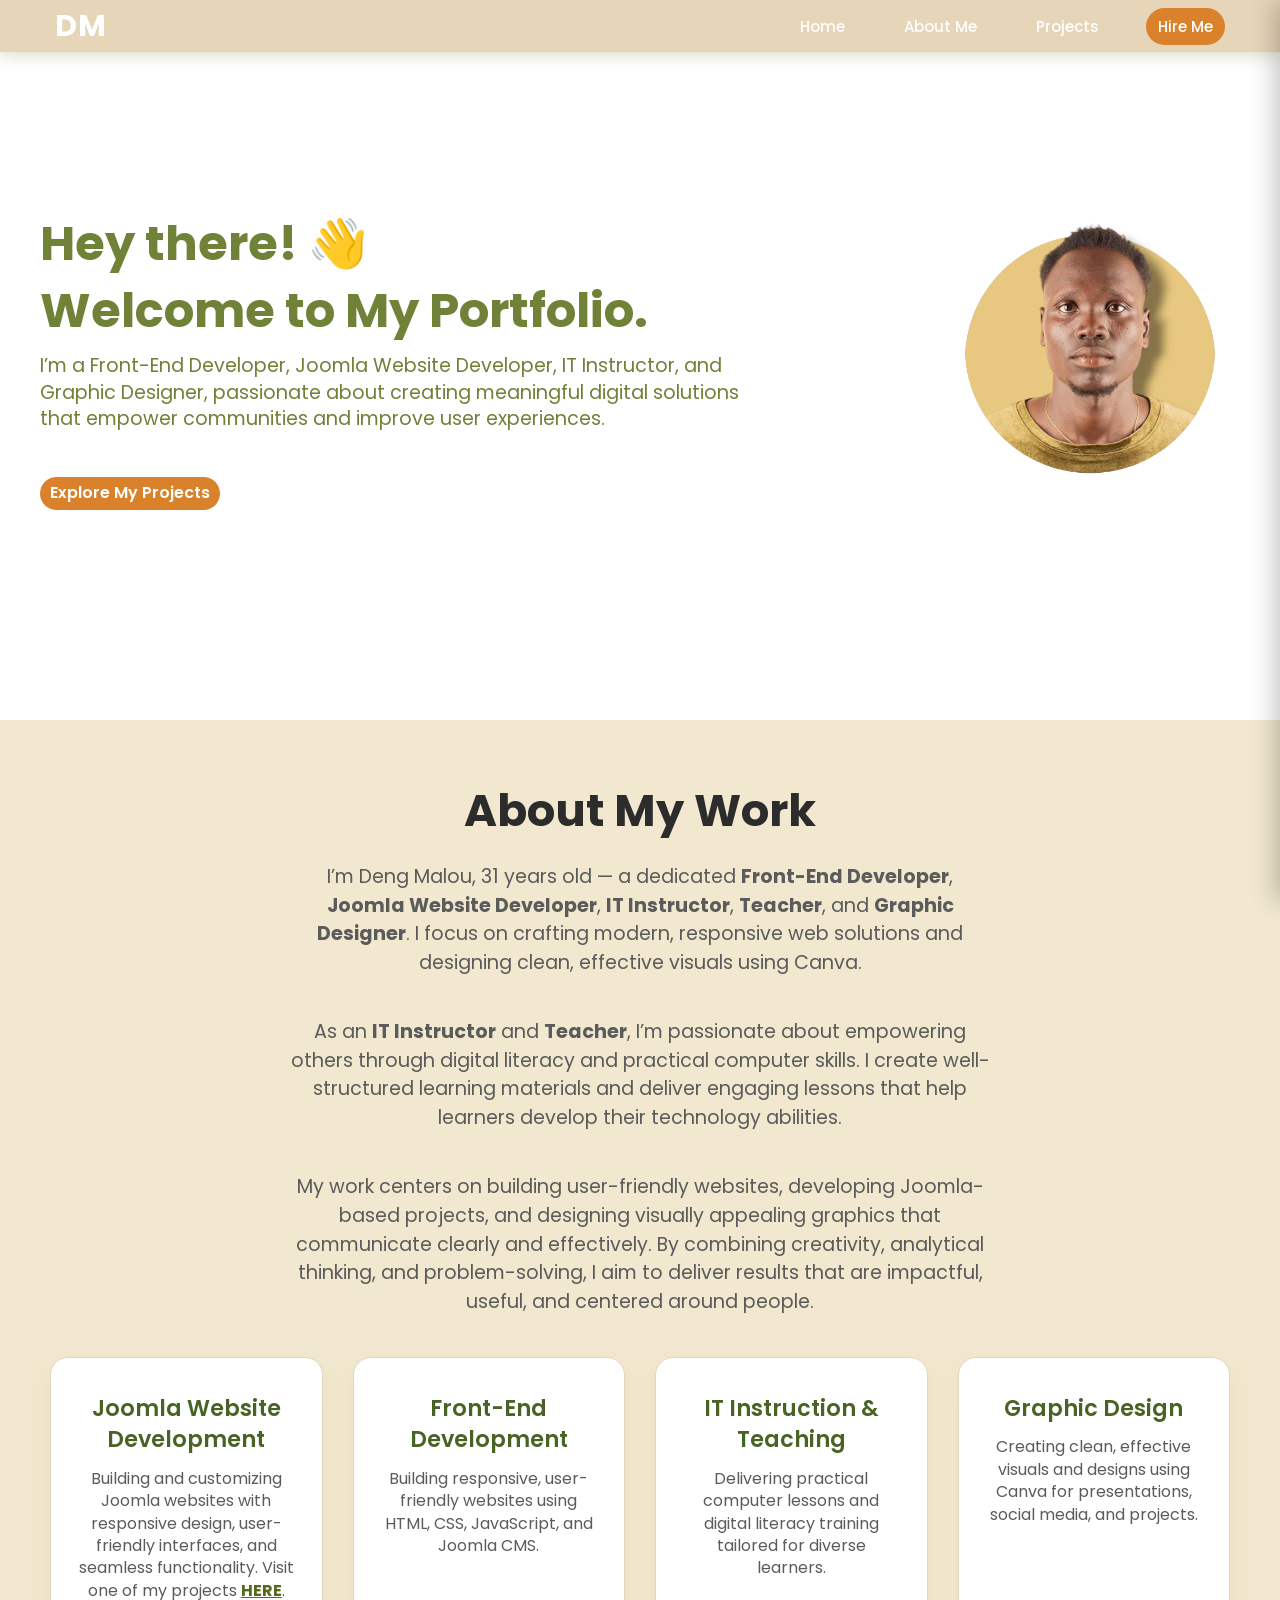
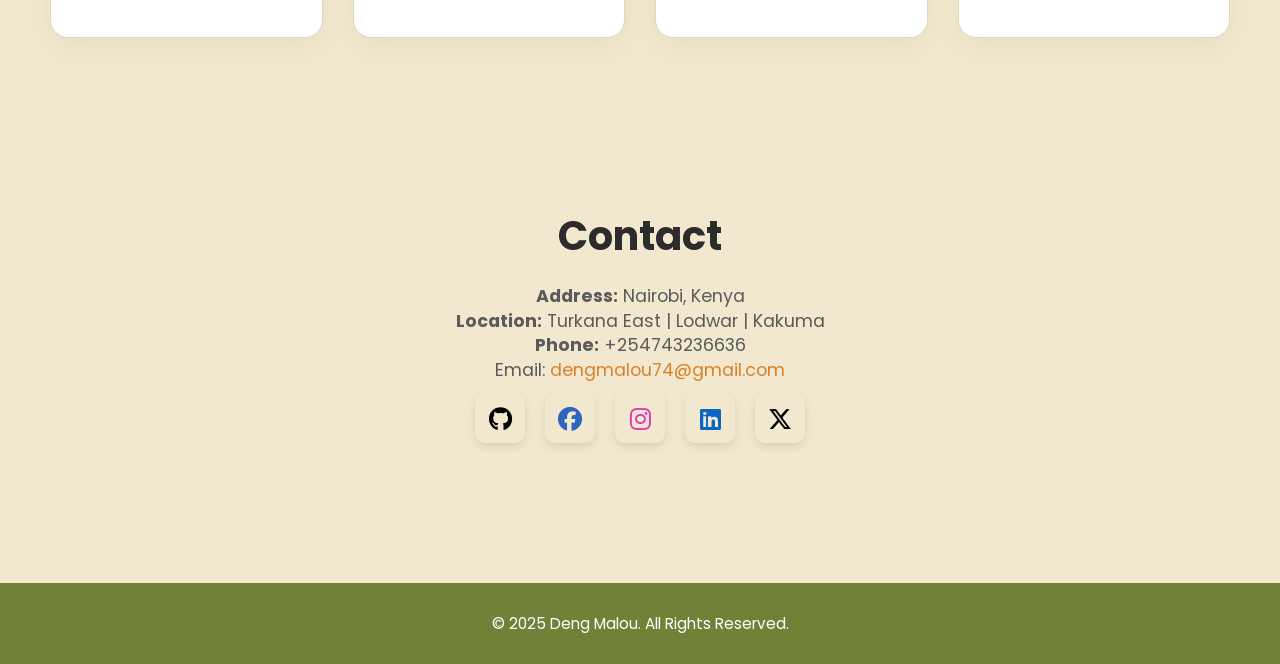
<file: index.html>
<!DOCTYPE html>
<html lang="en">
<head>
  <meta charset="UTF-8" />
  <meta name="viewport" content="width=device-width, initial-scale=1.0" />
  <title>Deng Malou Portfolio - Home</title>
  <link rel="stylesheet" href="styles.css" />
  <link
    rel="stylesheet"
    href="https://cdnjs.cloudflare.com/ajax/libs/font-awesome/6.5.0/css/all.min.css"
  />
</head>
<body>
  <header class="header">
   
    <div class="container">
       <a href="index.html" aria-label="Homepage">
        <h1 class="logo">DM</h1>
      </a>
      <nav class="nav" aria-label="Primary navigation">
        <a href="index.html">Home</a>
        <a href="about.html">About Me</a>
        <a href="project.html">Projects</a>
        <a href="hireme.html" class="btn-hire">Hire Me</a>
      </nav>
      <button class="nav-toggle" aria-label="Toggle navigation">
        <span class="hamburger"></span>
      </button>
    </div>
<!-- MOBILE MENU -->
    <div class="mobile-menu" role="dialog" aria-modal="true" aria-label="Mobile menu">
      <div class="mobile-menu-content">
        <nav class="nav-mobile" aria-label="Mobile navigation">

          <a href="index.html" aria-label="Homepage">
            <h1 class="logo">DM</h1>
          </a>
          <a href="index.html">Home</a>
          <a href="about.html">About Me</a>
          <a href="project.html">Projects</a>
          <a href="hireme.html" class="btn-hire">Hire Me</a>
        </nav>
        <section id="contact" class="section-1">
      <h2>Contact Me</h2>
      <p><strong>Address:</strong> Nairobi, Kenya</p>
      <p><strong>Location:</strong> Turkana East | Lodwar | Kakuma</p>
      <p><strong>Phone:</strong> +254743236636</p>
      <p>
      Email:
      <a href="mailto:dengmalou74@gmail.com">dengmalou74@gmail.com</a>
      </p>

      <div class="social-links" aria-label="Social media links">
      <a href="https://github.com/DengMalou94" target="_blank" rel="noopener noreferrer" aria-label="GitHub">
      <i class="fab fa-github" style="color: #000000;"></i>

      </a>

      <a href="https://www.facebook.com/daniel.deng.3785" target="_blank" rel="noopener noreferrer" aria-label="Facebook">
      <i class="fab fa-facebook" style="color: #2c66bd;"></i>
      </a>

      <a href="https://www.instagram.com/deng_gutbor/" target="_blank" rel="noopener noreferrer" aria-label="Instagram">
      <i class="fab fa-instagram" style="color: #e239b5;"></i>
      </a>

      <a href="https://www.linkedin.com/in/deng-malou94/" target="_blank" rel="noopener noreferrer" aria-label="LinkedIn">
      <i class="fab fa-linkedin" style="color: #0A66C2;"></i>

      </a>

      <a href="https://x.com/home" target="_blank" rel="noopener noreferrer" aria-label="X (Twitter)">
      <i class="fa-brands fa-x-twitter" style="color: #000000;"></i>

      </a>
      </div>
      </section>

        <button class="close-btn" aria-label="Close menu">&times;</button>
      </div>
    </div>
  </header>

  <main>
    <section class="hero">
      <div class="hero-content">
        <div class="intro-text">
          <h1>Hey there! <span class="emoji">👋</span> <br>
          Welcome to My Portfolio.</h1>
        <style>
            .emoji {
              font-size: 3rem; 
            }
          </style>
          <p>I’m a Front-End Developer, Joomla Website Developer, IT Instructor, and Graphic Designer, passionate about creating meaningful digital solutions that empower communities and improve user experiences.</p>
          
            <a href="project.html" class="overview-btn">Explore My Projects</a>
        </div>
        <div class="hero-image">
          <img
            src="image/Photoroom-20240827_235910.png"
            alt="Portrait of Deng Malou"
          />
        </div>
      </div>
    </section>

    <section class="overview">
  <div class="container">
    <h2>About My Work</h2>
    <p class="overview-text">
      I’m Deng Malou, 31 years old — a dedicated <strong>Front-End Developer</strong>, <strong>Joomla Website Developer</strong>, <strong>IT Instructor</strong>, <strong>Teacher</strong>, and <strong>Graphic Designer</strong>. I focus on crafting modern, responsive web solutions and designing clean, effective visuals using Canva.
    </p>
    <p class="overview-text">
      As an <strong>IT Instructor</strong> and <strong>Teacher</strong>, I’m passionate about empowering others through digital literacy and practical computer skills. I create well-structured learning materials and deliver engaging lessons that help learners develop their technology abilities.
    </p>
    <p class="overview-text">
      My work centers on building user-friendly websites, developing Joomla-based projects, and designing visually appealing graphics that communicate clearly and effectively. By combining creativity, analytical thinking, and problem-solving, I aim to deliver results that are impactful, useful, and centered around people.
    </p>

    <div class="overview-cards">
      <div class="card">
        <h3>Joomla Website Development</h3>
        <p>
          Building and customizing Joomla websites with responsive design, user-friendly interfaces, and seamless functionality.  
          Visit one of my projects  
          <a href="https://dmalou.arellabs.org/galisogallery/" target="_blank" rel="noopener noreferrer"><u><strong>HERE</strong></u></a>.
        </p>
      </div>

      <div class="card">
        <h3>Front-End Development</h3>
        <p>Building responsive, user-friendly websites using HTML, CSS, JavaScript, and Joomla CMS.</p>
      </div>
      
      <div class="card">
        <h3>IT Instruction & Teaching</h3>
        <p>Delivering practical computer lessons and digital literacy training tailored for diverse learners.</p>
      </div>
      <div class="card">
        <h3>Graphic Design</h3>
        <p>Creating clean, effective visuals and designs using Canva for presentations, social media, and projects.</p>
      </div>
    </div>
  </div>
</section>


    <section id="contact" class="section-1">
      <h2>Contact</h2>
      <p><strong>Address:</strong> Nairobi, Kenya</p>
      <p><strong>Location:</strong> Turkana East | Lodwar | Kakuma</p>
      <p><strong>Phone:</strong> +254743236636</p>
      <p>
        Email:
        <a href="mailto:dengmalou74@gmail.com">dengmalou74@gmail.com</a>
      </p>

      <div class="social-links" aria-label="Social media links">
        <a href="https://github.com/DengMalou94" target="_blank" rel="noopener noreferrer" aria-label="GitHub">
         <i class="fab fa-github" style="color: #000000;"></i>

        </a>

        <a href="https://www.facebook.com/daniel.deng.3785" target="_blank" rel="noopener noreferrer" aria-label="Facebook">
          <i class="fab fa-facebook" style="color: #2c66bd;"></i>
        </a>

        <a href="https://www.instagram.com/deng_gutbor/" target="_blank" rel="noopener noreferrer" aria-label="Instagram">
           <i class="fab fa-instagram" style="color: #e239b5;"></i>
        </a>

        <a href="https://www.linkedin.com/in/deng-malou94/" target="_blank" rel="noopener noreferrer" aria-label="LinkedIn">
          <i class="fab fa-linkedin" style="color: #0A66C2;"></i>

        </a>
    
      <a href="https://x.com/home" target="_blank" rel="noopener noreferrer" aria-label="X (Twitter)">
        <i class="fa-brands fa-x-twitter" style="color: #000000;"></i>

      </a>
      </div>
    </section>
  </main>

  <footer class="footer">
    <p>&copy; 2025 Deng Malou. All Rights Reserved.</p>
  </footer>

  <script>
    const navToggle = document.querySelector('.nav-toggle');
    const mobileMenu = document.querySelector('.mobile-menu');
    const closeBtn = document.querySelector('.close-btn');

    function toggleMenu() {
      mobileMenu.classList.toggle('active');
    }

    navToggle.addEventListener('click', toggleMenu);
    closeBtn.addEventListener('click', toggleMenu);
  </script>
</body>
</html>
</file>
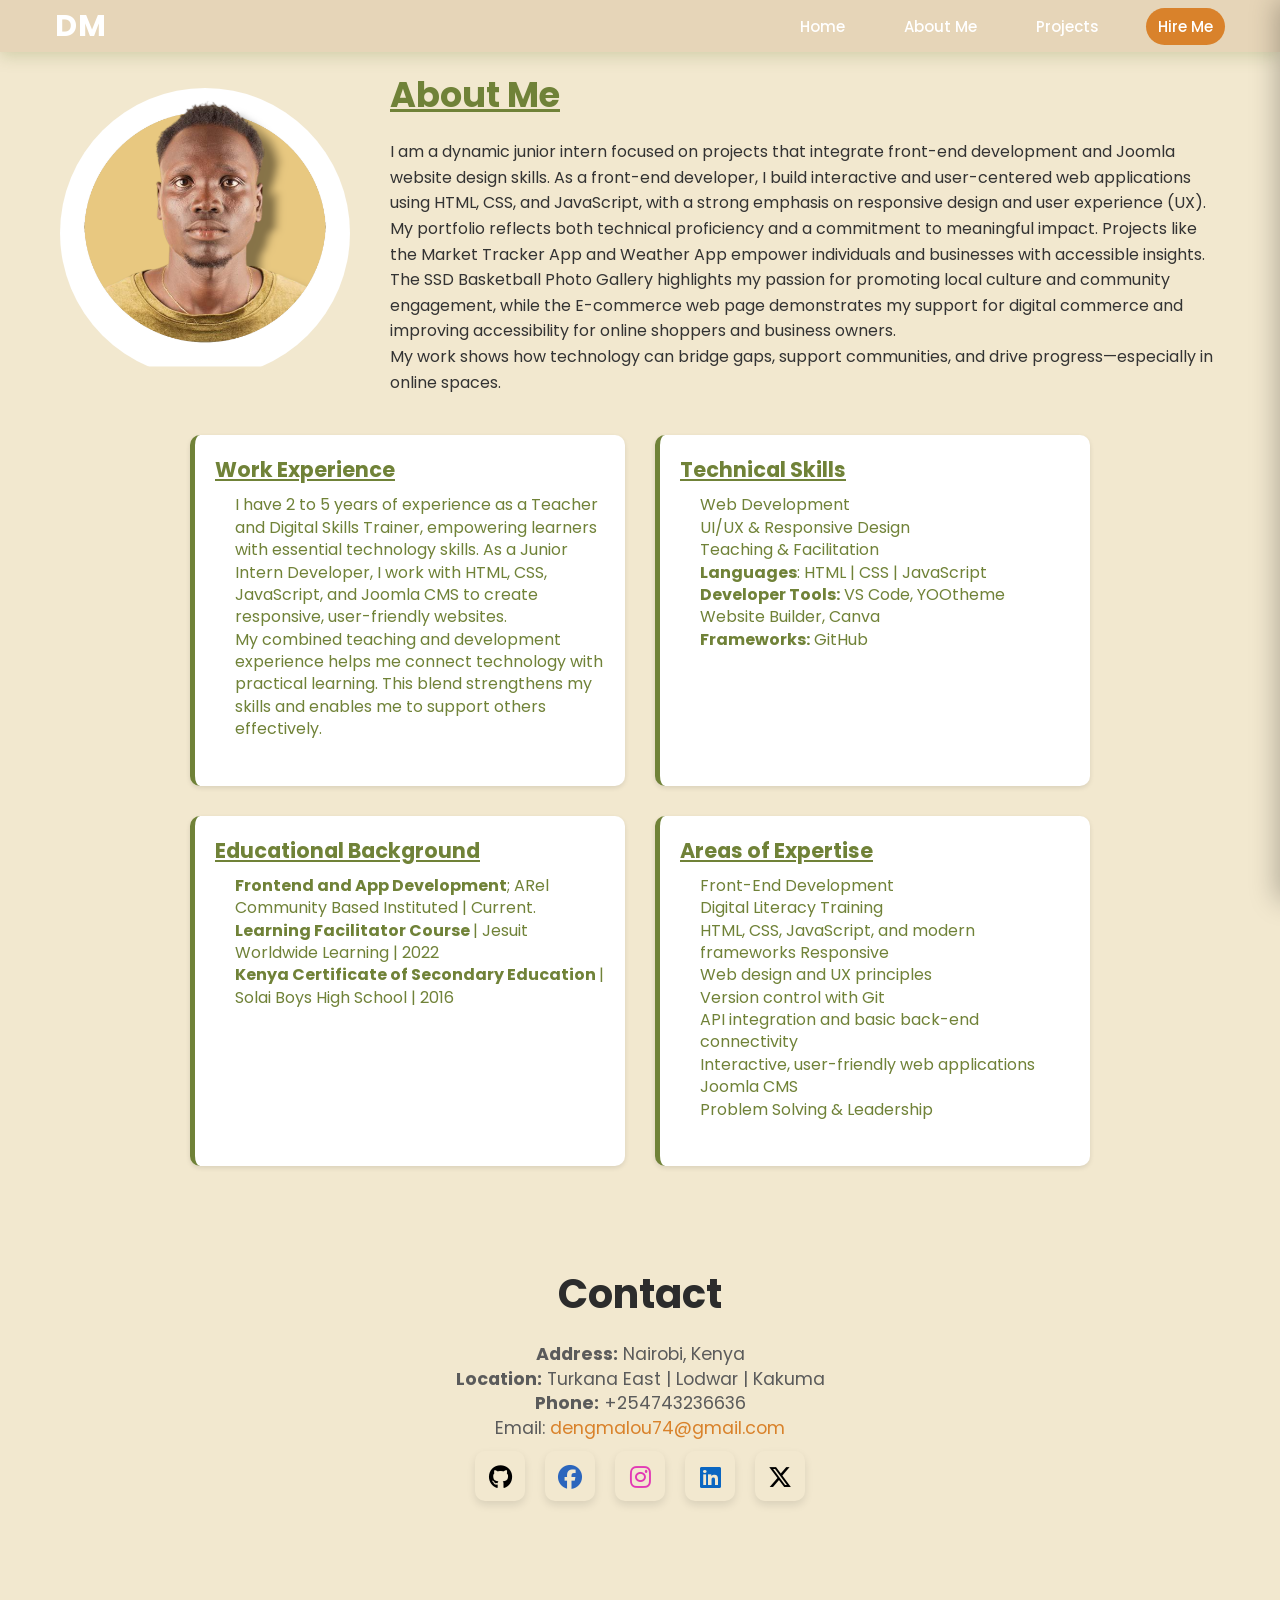
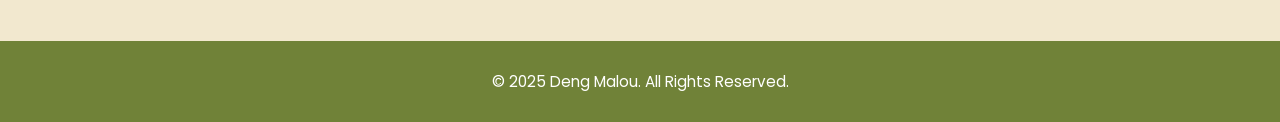
<file: about.html>
<!DOCTYPE html>
<html lang="en">
<head>
  <meta charset="UTF-8" />
  <meta name="viewport" content="width=device-width, initial-scale=1.0" />
  <title>About Me - Deng Malou</title>
  <link rel="stylesheet" href="styles.css" />
  <link
    rel="stylesheet"
    href="https://cdnjs.cloudflare.com/ajax/libs/font-awesome/6.5.0/css/all.min.css"
  />
</head>
<body>
  <!-- same header/nav as home.html -->
  <header class="header">
    
    <div class="container">
      <a href="index.html" aria-label="Homepage">
        <h1 class="logo">DM</h1>
      </a>
      <nav class="nav" aria-label="Primary navigation">
        <a href="index.html">Home</a>
        <a href="about.html" aria-current="page">About Me</a>
        <a href="project.html">Projects</a>
        <a href="hireme.html" class="btn-hire">Hire Me</a>
      </nav>

      <button class="nav-toggle" aria-label="Toggle navigation">
        <span class="hamburger"></span>
      </button>
    </div>

    <div class="mobile-menu" role="dialog" aria-modal="true" aria-label="Mobile menu">
       
      <div class="mobile-menu-content">
         <a href="index.html" aria-label="Homepage">
        <h1 class="logo">DM</h1>
        </a>
        <nav class="nav-mobile" 
        aria-label="Mobile navigation">
        <a href="index.html">Home</a>
        <a href="about.html" aria-current="page">About Me</a>
        <a href="project.html">Projects</a>
        <a href="hireme.html" class="btn-hire">Hire Me</a>
        </nav>
        <section id="contact" class="section-1">
      <h2>Contact Me</h2>
      <p><strong>Address:</strong> Nairobi, Kenya</p>
      <p><strong>Location:</strong> Turkana East | Lodwar | Kakuma</p>
      <p><strong>Phone:</strong> +254743236636</p>
      <p>
      Email:
      <a href="mailto:dengmalou74@gmail.com">dengmalou74@gmail.com</a>
      </p>

      <div class="social-links" aria-label="Social media links">
      <a href="https://github.com/DengMalou94" target="_blank" rel="noopener noreferrer" aria-label="GitHub">
      <i class="fab fa-github" style="color: #000000;"></i>

      </a>

      <a href="https://www.facebook.com/daniel.deng.3785" target="_blank" rel="noopener noreferrer" aria-label="Facebook">
      <i class="fab fa-facebook" style="color: #2c66bd;"></i>
      </a>

      <a href="https://www.instagram.com/deng_gutbor/" target="_blank" rel="noopener noreferrer" aria-label="Instagram">
      <i class="fab fa-instagram" style="color: #e239b5;"></i>
      </a>

      <a href="https://www.linkedin.com/in/deng-malou94/" target="_blank" rel="noopener noreferrer" aria-label="LinkedIn">
      <i class="fab fa-linkedin" style="color: #0A66C2;"></i>

      </a>

      <a href="https://x.com/home" target="_blank" rel="noopener noreferrer" aria-label="X (Twitter)">
      <i class="fa-brands fa-x-twitter" style="color: #000000;"></i>

      </a>
      </div>
      </section>

        <button class="close-btn" aria-label="Close menu">&times;</button>
      </div>
    </div>
  </header>

 
  <main class="section-container"> 
    <div class="about-container">

      <div class="hero-image">
        <img
          src="image/Photoroom-20240827_235910.png"
          alt="Portrait of Deng Malou"
        />
      </div>


      <div class="about-text-container">
        <h2><u>About Me</u></h2>
        <p class="about-text">
          I am a dynamic junior intern focused on projects that integrate front-end development and Joomla website design skills. As a front-end developer, I build interactive and user-centered web applications using HTML, CSS, and JavaScript, with a strong emphasis on responsive design and user experience (UX).
          <br>
          My portfolio reflects both technical proficiency and a commitment to meaningful impact. Projects like the Market Tracker App and Weather App empower individuals and businesses with accessible insights. The SSD Basketball Photo Gallery highlights my passion for promoting local culture and community engagement, while the E-commerce web page demonstrates my support for digital commerce and improving accessibility for online shoppers and business owners.
          <br>
          My work shows how technology can bridge gaps, support communities, and drive progress—especially in online spaces.
        </p>
      </div>
    </div>

    <!-- TWO COLUMNS -->
    <div class="two-columns">

      <div class="column-box">
        <h3><u>Work Experience</u></h3>
        <ul>
          I have 2 to 5 years of experience as a Teacher and Digital Skills Trainer, empowering learners with essential technology skills. As a Junior Intern Developer, I work with HTML, CSS, JavaScript, and Joomla CMS to create responsive, user-friendly websites. <br>
          My combined teaching and development experience helps me connect technology with practical learning. This blend strengthens my skills and enables me to support others effectively.
          
        </ul>
      </div>

      <div class="column-box">
        <h3><u>Technical Skills</u></h3>
        <ul>
          Web Development <br>
          UI/UX & Responsive Design <br>
          Teaching & Facilitation <br>
          <strong>Languages</strong>: HTML | CSS | JavaScript <br>
          <strong>Developer Tools:</strong> VS Code, YOOtheme Website Builder, Canva <br>
          <strong>Frameworks:</strong> GitHub
        </ul>
      </div>

      <div class="column-box">
        <h3><u>Educational Background</u></h3>
        <ul>
          <strong>Frontend and App Development</strong>; ARel Community Based Instituted | Current. <br>
          <strong>Learning Facilitator Course </strong>| Jesuit Worldwide Learning | 2022 <br>
          <strong>Kenya Certificate of Secondary Education </strong>| Solai Boys High School | 2016
        </ul>
      </div>

      <div class="column-box">
        <h3><u>Areas of Expertise</u></h3>
        <ul>
          Front-End Development <br>
          Digital Literacy Training <br>
          HTML, CSS, JavaScript, and modern frameworks Responsive <br>
          Web design and UX principles <br>
          Version control with Git <br>
          API integration and basic back-end connectivity <br>
          Interactive, user-friendly web applications <br>
          Joomla CMS <br>
          Problem Solving & Leadership
        </ul>
      </div>

    </div>
  </main>

    <section id="contact" class="section-1">
      <h2>Contact</h2>
      <p><strong>Address:</strong> Nairobi, Kenya</p>
      <p><strong>Location:</strong> Turkana East | Lodwar | Kakuma</p>
      <p><strong>Phone:</strong> +254743236636</p>
      <p>
        Email:
        <a href="mailto:dengmalou74@gmail.com">dengmalou74@gmail.com</a>
      </p>

<div class="social-links" aria-label="Social media links">
        <a href="https://github.com/DengMalou94" target="_blank" rel="noopener noreferrer" aria-label="GitHub">
         <i class="fab fa-github" style="color: #000000;"></i>

        </a>

        <a href="https://www.facebook.com/daniel.deng.3785" target="_blank" rel="noopener noreferrer" aria-label="Facebook">
          <i class="fab fa-facebook" style="color: #2c66bd;"></i>
        </a>

        <a href="https://www.instagram.com/deng_gutbor/" target="_blank" rel="noopener noreferrer" aria-label="Instagram">
           <i class="fab fa-instagram" style="color: #e239b5;"></i>
        </a>

        <a href="https://www.linkedin.com/in/deng-malou94/" target="_blank" rel="noopener noreferrer" aria-label="LinkedIn">
          <i class="fab fa-linkedin" style="color: #0A66C2;"></i>

        </a>
    
      <a href="https://x.com/home" target="_blank" rel="noopener noreferrer" aria-label="X (Twitter)">
        <i class="fa-brands fa-x-twitter" style="color: #000000;"></i>

      </a>
      </div>
    </section>
  </main>

  <footer class="footer">
    <p>&copy; 2025 Deng Malou. All Rights Reserved.</p>
  </footer>

  <script>
    const navToggle = document.querySelector('.nav-toggle');
    const mobileMenu = document.querySelector('.mobile-menu');
    const closeBtn = document.querySelector('.close-btn');

    function toggleMenu() {
      mobileMenu.classList.toggle('active');
    }

    navToggle.addEventListener('click', toggleMenu);
    closeBtn.addEventListener('click', toggleMenu);
  </script>
</body>
</html>
</file>
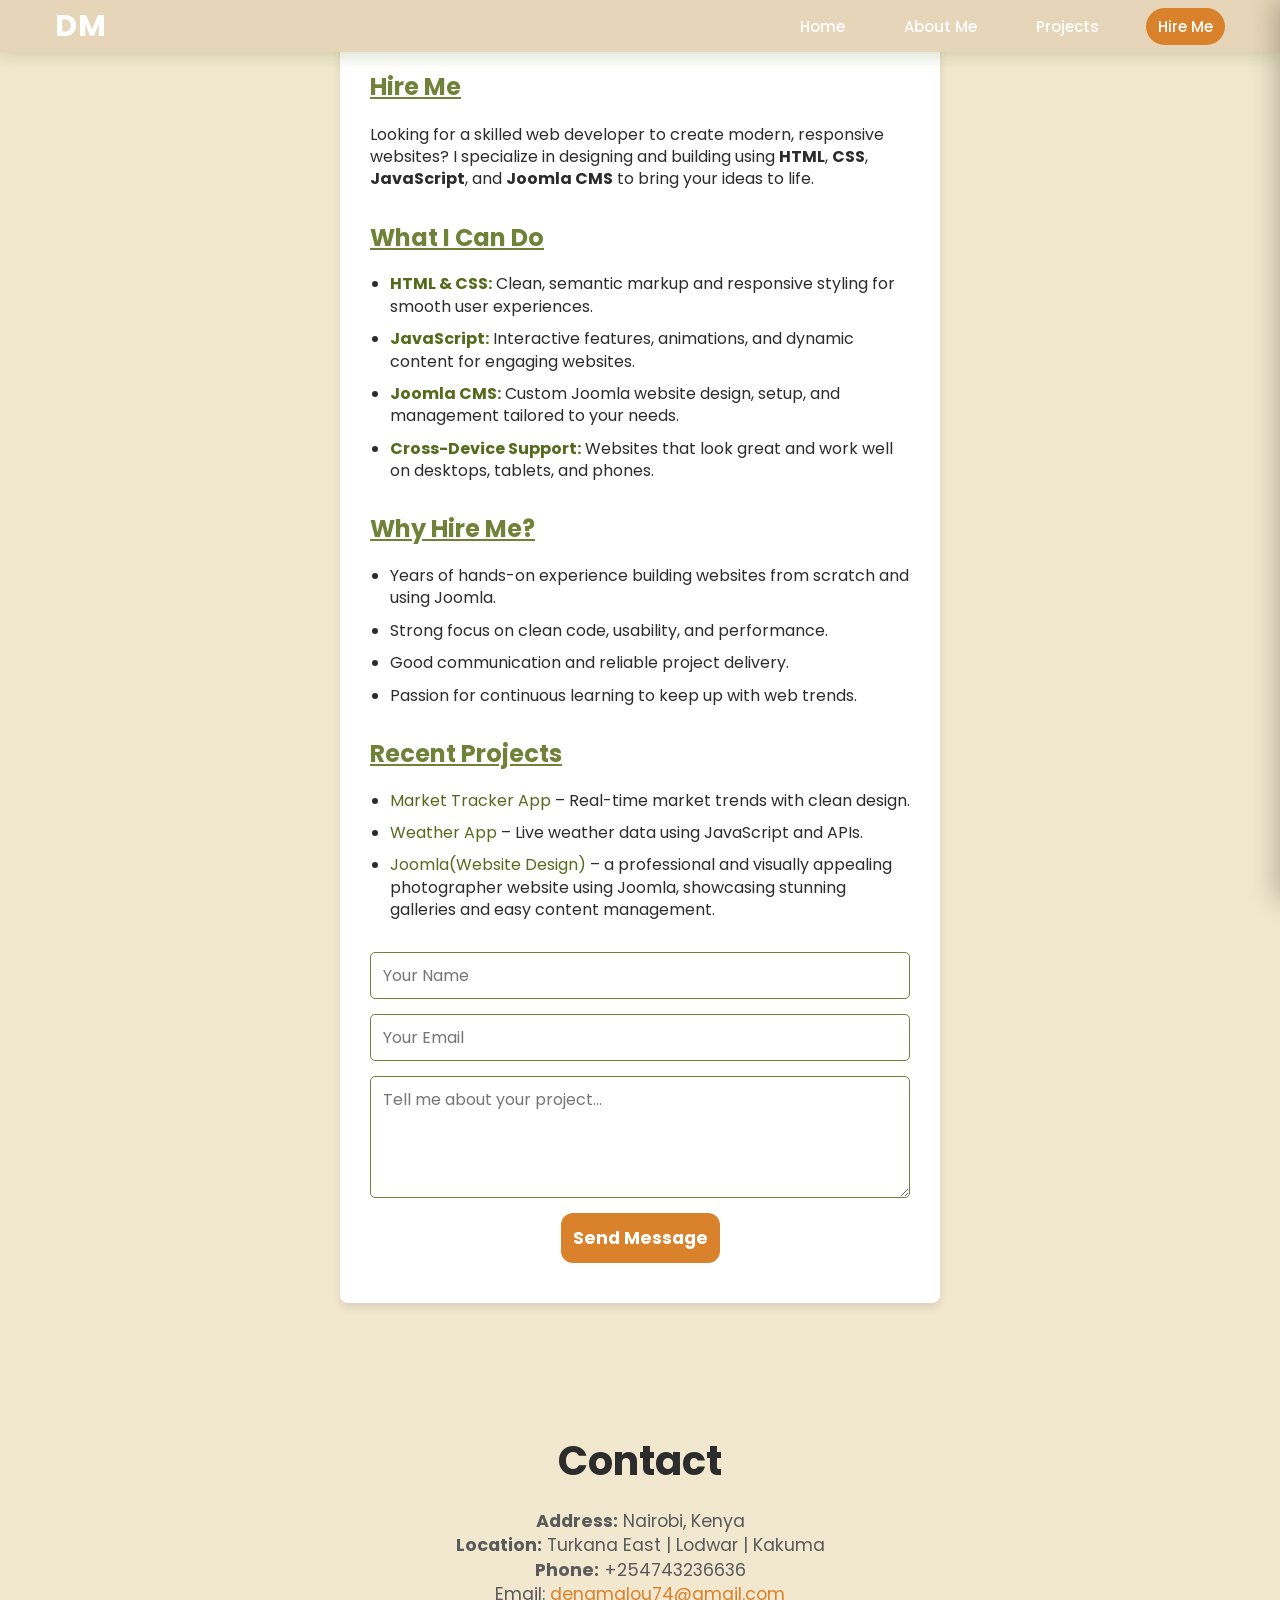
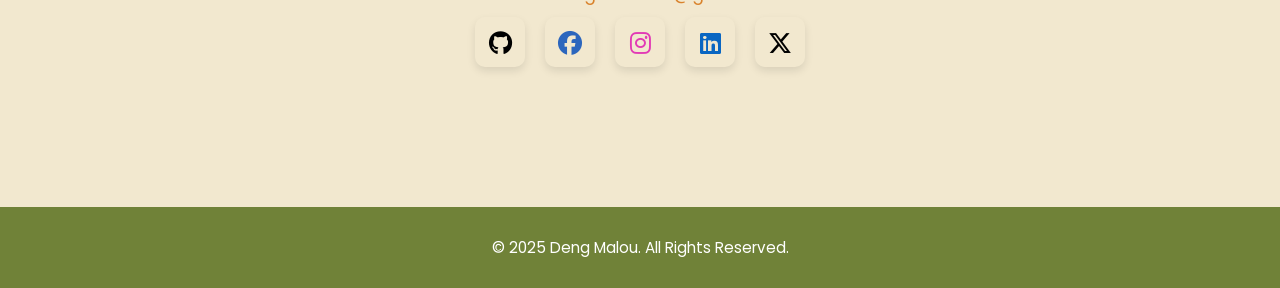
<file: hireme.html>
<!DOCTYPE html>
<html lang="en">
<head>
  <meta charset="UTF-8" />
  <meta name="viewport" content="width=device-width, initial-scale=1.0" />
  <title>Deng Malou Portfolio - Hire Me</title>
  <link rel="stylesheet" href="styles.css" />
  <link
    rel="stylesheet"
    href="https://cdnjs.cloudflare.com/ajax/libs/font-awesome/6.5.0/css/all.min.css"
  />
</head>
<body>
  <header class="header">
    <div class="container">
      <a href="index.html" aria-label="Homepage">
        <h1 class="logo">DM</h1>
      </a>
      <nav class="nav" aria-label="Primary navigation">
        <a href="index.html">Home</a>
        <a href="about.html">About Me</a>
        <a href="project.html">Projects</a>
        <a href="hireme.html" class="btn-hire" aria-current="page">Hire Me</a>
      </nav>
      <button class="nav-toggle" aria-label="Toggle navigation">
        <span class="hamburger"></span>
      </button>
    </div>

    <!-- MOBILE MENU -->
    <div class="mobile-menu" role="dialog" aria-modal="true" aria-label="Mobile menu">
      <div class="mobile-menu-content">
        <a href="index.html" aria-label="Homepage">
          <h1 class="logo">DM</h1>
        </a>
        <nav class="nav-mobile" aria-label="Mobile navigation">
          <a href="index.html">Home</a>
          <a href="about.html">About Me</a>
          <a href="project.html">Projects</a>
          <a href="hireme.html" class="btn-hire" aria-current="page">Hire Me</a>
        </nav>
        <section id="contact" class="section-1">
      <h2>Contact Me</h2>
      <p><strong>Address:</strong> Nairobi, Kenya</p>
      <p><strong>Location:</strong> Turkana East | Lodwar | Kakuma</p>
      <p><strong>Phone:</strong> +254743236636</p>
      <p>
      Email:
      <a href="mailto:dengmalou74@gmail.com">dengmalou74@gmail.com</a>
      </p>

      <div class="social-links" aria-label="Social media links">
      <a href="https://github.com/DengMalou94" target="_blank" rel="noopener noreferrer" aria-label="GitHub">
      <i class="fab fa-github" style="color: #000000;"></i>

      </a>

      <a href="https://www.facebook.com/daniel.deng.3785" target="_blank" rel="noopener noreferrer" aria-label="Facebook">
      <i class="fab fa-facebook" style="color: #2c66bd;"></i>
      </a>

      <a href="https://www.instagram.com/deng_gutbor/" target="_blank" rel="noopener noreferrer" aria-label="Instagram">
      <i class="fab fa-instagram" style="color: #e239b5;"></i>
      </a>

      <a href="https://www.linkedin.com/in/deng-malou94/" target="_blank" rel="noopener noreferrer" aria-label="LinkedIn">
      <i class="fab fa-linkedin" style="color: #0A66C2;"></i>

      </a>

      <a href="https://x.com/home" target="_blank" rel="noopener noreferrer" aria-label="X (Twitter)">
      <i class="fa-brands fa-x-twitter" style="color: #000000;"></i>

      </a>
      </div>
      </section>
        <button class="close-btn" aria-label="Close menu">&times;</button>
      </div>
    </div>
  </header>

<section class="hire-container-section">
  <div class="hire-container" role="main">
    <h1><u>Hire Me</u></h1>
    <p>Looking for a skilled web developer to create modern, responsive websites? I specialize in designing and building using <strong>HTML</strong>, <strong>CSS</strong>, <strong>JavaScript</strong>, and <strong>Joomla CMS</strong> to bring your ideas to life.</p>

    <h2><u>What I Can Do</u></h2>
    <ul>
      <li><strong>HTML & CSS:</strong> Clean, semantic markup and responsive styling for smooth user experiences.</li>
      <li><strong>JavaScript:</strong> Interactive features, animations, and dynamic content for engaging websites.</li>
      <li><strong>Joomla CMS:</strong> Custom Joomla website design, setup, and management tailored to your needs.</li>
      <li><strong>Cross-Device Support:</strong> Websites that look great and work well on desktops, tablets, and phones.</li>
    </ul>

    <h2><u>Why Hire Me?</u></h2>
    <ul>
      <li>Years of hands-on experience building websites from scratch and using Joomla.</li>
      <li>Strong focus on clean code, usability, and performance.</li>
      <li>Good communication and reliable project delivery.</li>
      <li>Passion for continuous learning to keep up with web trends.</li>
    </ul>

    <h2><u>Recent Projects</u></h2>
    <ul>
      <li><a href="https://dengmalou94.github.io/Kakuma-Market-Tracker-App/" target="_blank" rel="noopener">Market Tracker App</a> – Real-time market trends with clean design.</li>
      <li><a href="https://dengmalou94.github.io/weather-App/" target="_blank" rel="noopener">Weather App</a> – Live weather data using JavaScript and APIs.</li>
      <li><a href="https://dmalou.arellabs.org/galisogallery/" target="_blank" rel="noopener">Joomla(Website Design)</a> – a professional and visually appealing photographer website using Joomla, showcasing stunning galleries and easy content management.</li>
    </ul>

    <form action="mailto:dengmalou74@gmail.com" method="POST" enctype="text/plain">
      <input type="text" name="Name" placeholder="Your Name" required />
      <input type="email" name="Email" placeholder="Your Email" required />
      <textarea name="Message" rows="4" placeholder="Tell me about your project..." required></textarea>
      <button type="submit">Send Message</button>
    </form>
  </div>
</section>
<section id="contact" class="section-1">
  <h2>Contact</h2>
  <p><strong>Address:</strong> Nairobi, Kenya</p>
  <p><strong>Location:</strong> Turkana East | Lodwar | Kakuma</p>
  <p><strong>Phone:</strong> +254743236636</p>
  <p>
    Email:
    <a href="mailto:dengmalou74@gmail.com">dengmalou74@gmail.com</a>
  </p>

  <div class="social-links" aria-label="Social media links">
        <a href="https://github.com/DengMalou94" target="_blank" rel="noopener noreferrer" aria-label="GitHub">
         <i class="fab fa-github" style="color: #000000;"></i>

        </a>

        <a href="https://www.facebook.com/daniel.deng.3785" target="_blank" rel="noopener noreferrer" aria-label="Facebook">
          <i class="fab fa-facebook" style="color: #2c66bd;"></i>
        </a>

        <a href="https://www.instagram.com/deng_gutbor/" target="_blank" rel="noopener noreferrer" aria-label="Instagram">
           <i class="fab fa-instagram" style="color: #e239b5;"></i>
        </a>

        <a href="https://www.linkedin.com/in/deng-malou94/" target="_blank" rel="noopener noreferrer" aria-label="LinkedIn">
          <i class="fab fa-linkedin" style="color: #0A66C2;"></i>

        </a>
    
      <a href="https://x.com/home" target="_blank" rel="noopener noreferrer" aria-label="X (Twitter)">
        <i class="fa-brands fa-x-twitter" style="color: #000000;"></i>

      </a>
      </div>
</section>
  
  <footer class="footer">
    <p>&copy; 2025 Deng Malou. All Rights Reserved.</p>
  </footer>


  <script>
    const navToggle = document.querySelector('.nav-toggle');
    const mobileMenu = document.querySelector('.mobile-menu');
    const closeBtn = document.querySelector('.close-btn');

    function toggleMenu() {
      mobileMenu.classList.toggle('active');
    }

    navToggle.addEventListener('click', toggleMenu);
    closeBtn.addEventListener('click', toggleMenu);
  </script>
</body>
</html>
</file>
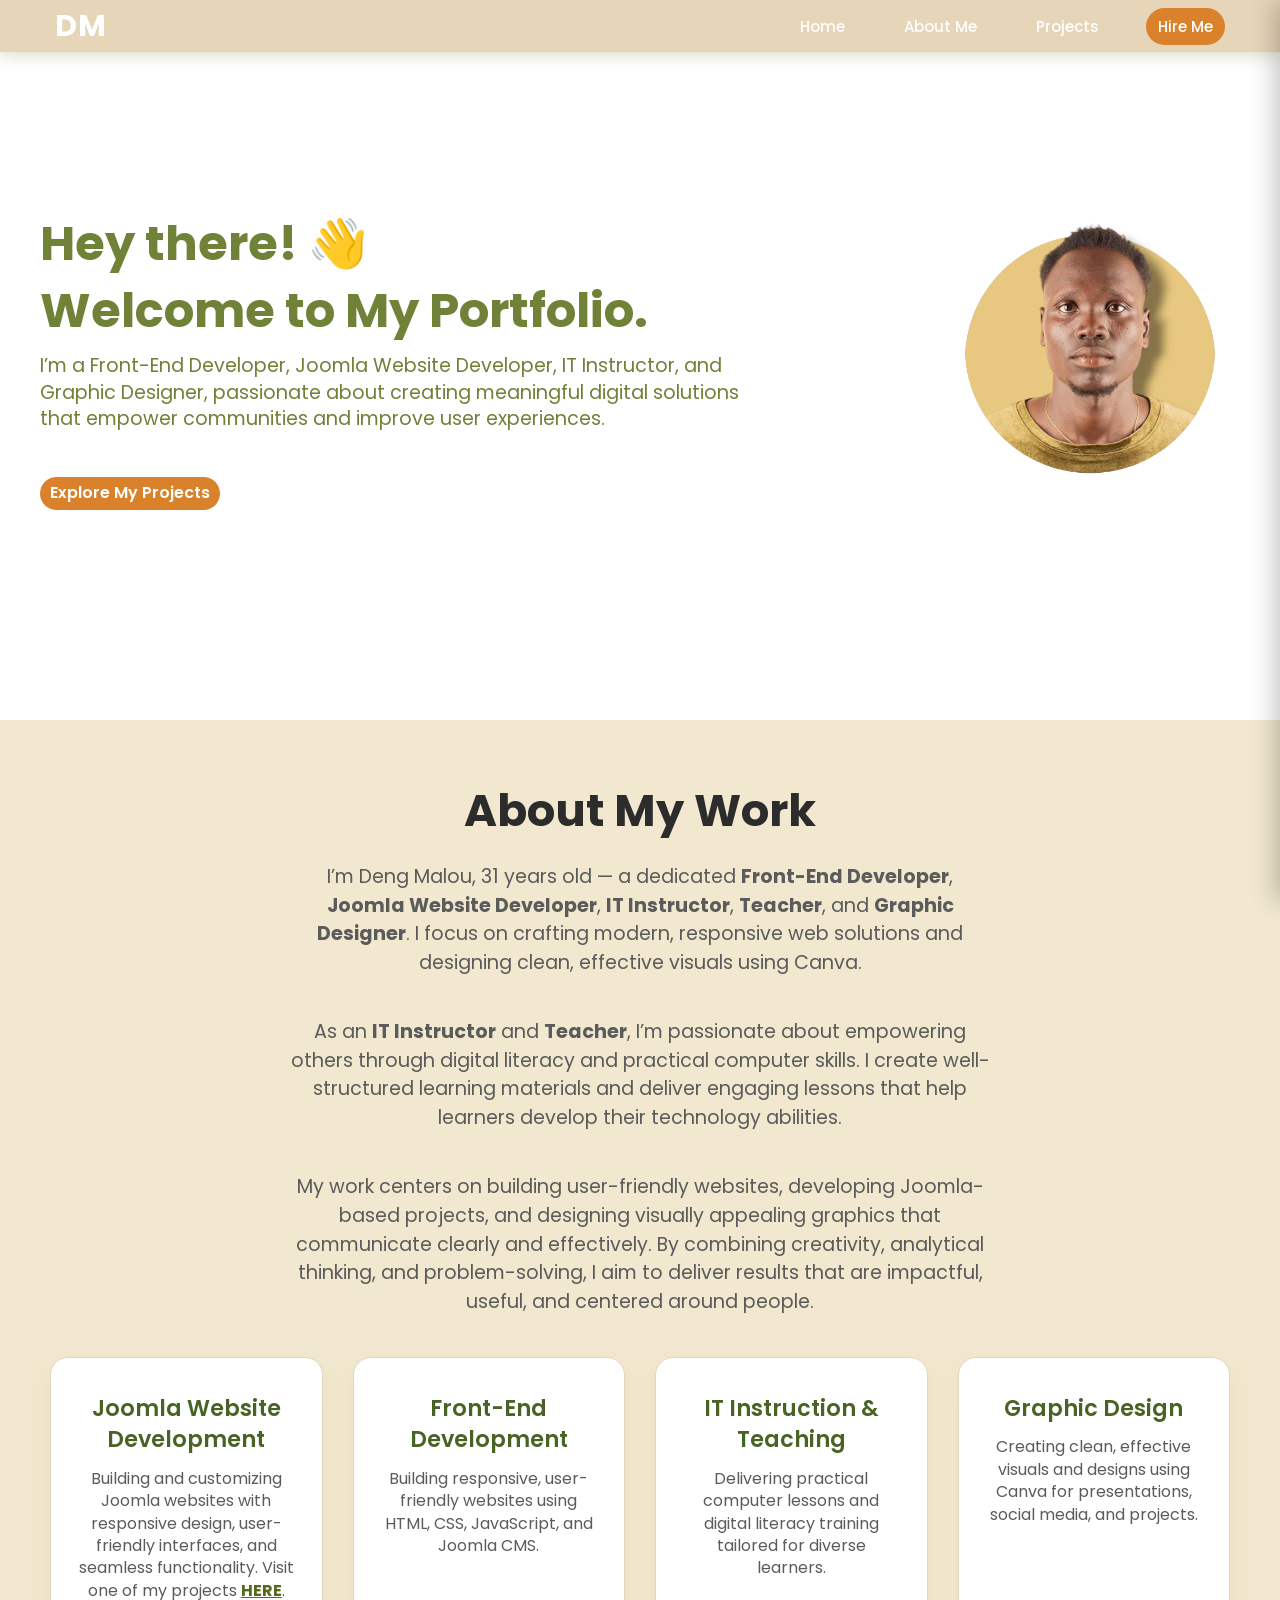
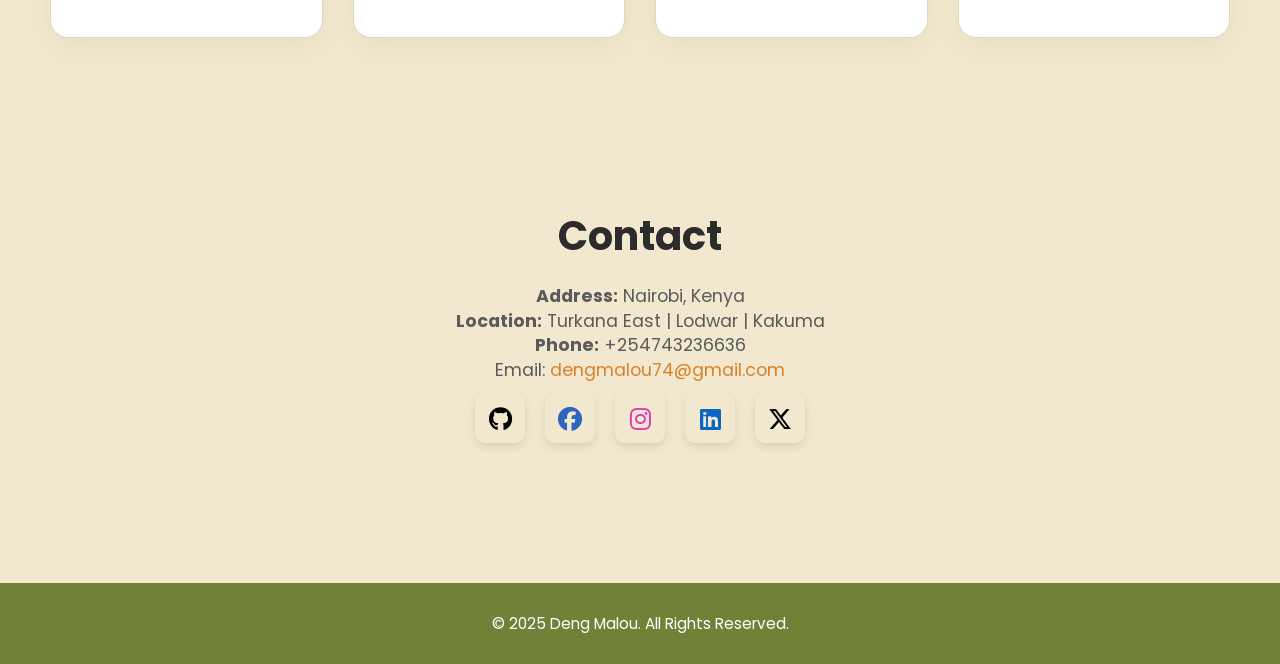
<file: home.html>
<!DOCTYPE html>
<html lang="en">
<head>
  <meta charset="UTF-8" />
  <meta name="viewport" content="width=device-width, initial-scale=1" />
  <title>Deng Malou Portfolio - Home</title>
  <link rel="stylesheet" href="styles.css" />
  <link
    rel="stylesheet"
    href="https://cdnjs.cloudflare.com/ajax/libs/font-awesome/6.5.0/css/all.min.css"
  />
</head>
<body>
  <header class="header">
   
    <div class="container">
       <a href="home.html" aria-label="Homepage">
        <h1 class="logo">DM</h1>
      </a>
      <nav class="nav" aria-label="Primary navigation">
        <a href="home.html">Home</a>
        <a href="about.html">About Me</a>
        <a href="project.html">Projects</a>
        <a href="hireme.html" class="btn-hire">Hire Me</a>
      </nav>
      <button class="nav-toggle" aria-label="Toggle navigation">
        <span class="hamburger"></span>
      </button>
    </div>
<!-- MOBILE MENU -->
    <div class="mobile-menu" role="dialog" aria-modal="true" aria-label="Mobile menu">
      <div class="mobile-menu-content">
        <nav class="nav-mobile" aria-label="Mobile navigation">

          <a href="home.html" aria-label="Homepage">
            <h1 class="logo">DM</h1>
          </a>
          <a href="home.html">Home</a>
          <a href="about.html">About Me</a>
          <a href="project.html">Projects</a>
          <a href="hireme.html" class="btn-hire">Hire Me</a>
        </nav>

        <button class="close-btn" aria-label="Close menu">&times;</button>
      </div>
    </div>
  </header>

  <main>
    <section class="hero">
      <div class="hero-content">
        <div class="intro-text">
          <h1>Hey there! <span class="emoji">👋</span> <br>
          Welcome to My Portfolio.</h1>
        <style>
            .emoji {
              font-size: 3rem; 
            }
          </style>
          <p>I’m a Front-End Developer, Joomla Website Developer, IT Instructor, and Graphic Designer, passionate about creating meaningful digital solutions that empower communities and improve user experiences.</p>
          
            <a href="project.html" class="overview-btn">Explore My Projects</a>
        </div>
        <div class="hero-image">
          <img
            src="image/Photoroom-20240827_235910.png"
            alt="Portrait of Deng Malou"
          />
        </div>
      </div>
    </section>

    <section class="overview">
  <div class="container">
    <h2>About My Work</h2>
    <p class="overview-text">
      I’m Deng Malou, 31 years old — a dedicated <strong>Front-End Developer</strong>, <strong>Joomla Website Developer</strong>, <strong>IT Instructor</strong>, <strong>Teacher</strong>, and <strong>Graphic Designer</strong>. I focus on crafting modern, responsive web solutions and designing clean, effective visuals using Canva.
    </p>
    <p class="overview-text">
      As an <strong>IT Instructor</strong> and <strong>Teacher</strong>, I’m passionate about empowering others through digital literacy and practical computer skills. I create well-structured learning materials and deliver engaging lessons that help learners develop their technology abilities.
    </p>
    <p class="overview-text">
      My work centers on building user-friendly websites, developing Joomla-based projects, and designing visually appealing graphics that communicate clearly and effectively. By combining creativity, analytical thinking, and problem-solving, I aim to deliver results that are impactful, useful, and centered around people.
    </p>

    <div class="overview-cards">
      <div class="card">
        <h3>Joomla Website Development</h3>
        <p>
          Building and customizing Joomla websites with responsive design, user-friendly interfaces, and seamless functionality.  
          Visit one of my projects  
          <a href="https://dmalou.arellabs.org/galisogallery/" target="_blank" rel="noopener noreferrer"><u><strong>HERE</strong></u></a>.
        </p>
      </div>

      <div class="card">
        <h3>Front-End Development</h3>
        <p>Building responsive, user-friendly websites using HTML, CSS, JavaScript, and Joomla CMS.</p>
      </div>
      
      <div class="card">
        <h3>IT Instruction & Teaching</h3>
        <p>Delivering practical computer lessons and digital literacy training tailored for diverse learners.</p>
      </div>
      <div class="card">
        <h3>Graphic Design</h3>
        <p>Creating clean, effective visuals and designs using Canva for presentations, social media, and projects.</p>
      </div>
    </div>
  </div>
</section>


    <section id="contact" class="section-1">
      <h2>Contact</h2>
      <p><strong>Address:</strong> Nairobi, Kenya</p>
      <p><strong>Location:</strong> Turkana East | Lodwar | Kakuma</p>
      <p><strong>Phone:</strong> +254743236636</p>
      <p>
        Email:
        <a href="mailto:dengmalou74@gmail.com">dengmalou74@gmail.com</a>
      </p>

      <div class="social-links" aria-label="Social media links">
        <a href="https://github.com/DengMalou94" target="_blank" rel="noopener noreferrer" aria-label="GitHub">
         <i class="fab fa-github" style="color: #000000;"></i>

        </a>

        <a href="https://www.facebook.com/daniel.deng.3785" target="_blank" rel="noopener noreferrer" aria-label="Facebook">
          <i class="fab fa-facebook" style="color: #2c66bd;"></i>
        </a>

        <a href="https://www.instagram.com/deng_gutbor/" target="_blank" rel="noopener noreferrer" aria-label="Instagram">
           <i class="fab fa-instagram" style="color: #e239b5;"></i>
        </a>

        <a href="https://www.linkedin.com/in/deng-malou94/" target="_blank" rel="noopener noreferrer" aria-label="LinkedIn">
          <i class="fab fa-linkedin" style="color: #0A66C2;"></i>

        </a>
    
      <a href="https://x.com/home" target="_blank" rel="noopener noreferrer" aria-label="X (Twitter)">
        <i class="fa-brands fa-x-twitter" style="color: #000000;"></i>

      </a>
      </div>
    </section>
  </main>

  <footer class="footer">
    <p>&copy; 2025 Deng Malou. All Rights Reserved.</p>
  </footer>

  <script>
    const navToggle = document.querySelector('.nav-toggle');
    const mobileMenu = document.querySelector('.mobile-menu');
    const closeBtn = document.querySelector('.close-btn');

    function toggleMenu() {
      mobileMenu.classList.toggle('active');
    }

    navToggle.addEventListener('click', toggleMenu);
    closeBtn.addEventListener('click', toggleMenu);
  </script>
</body>
</html>
</file>
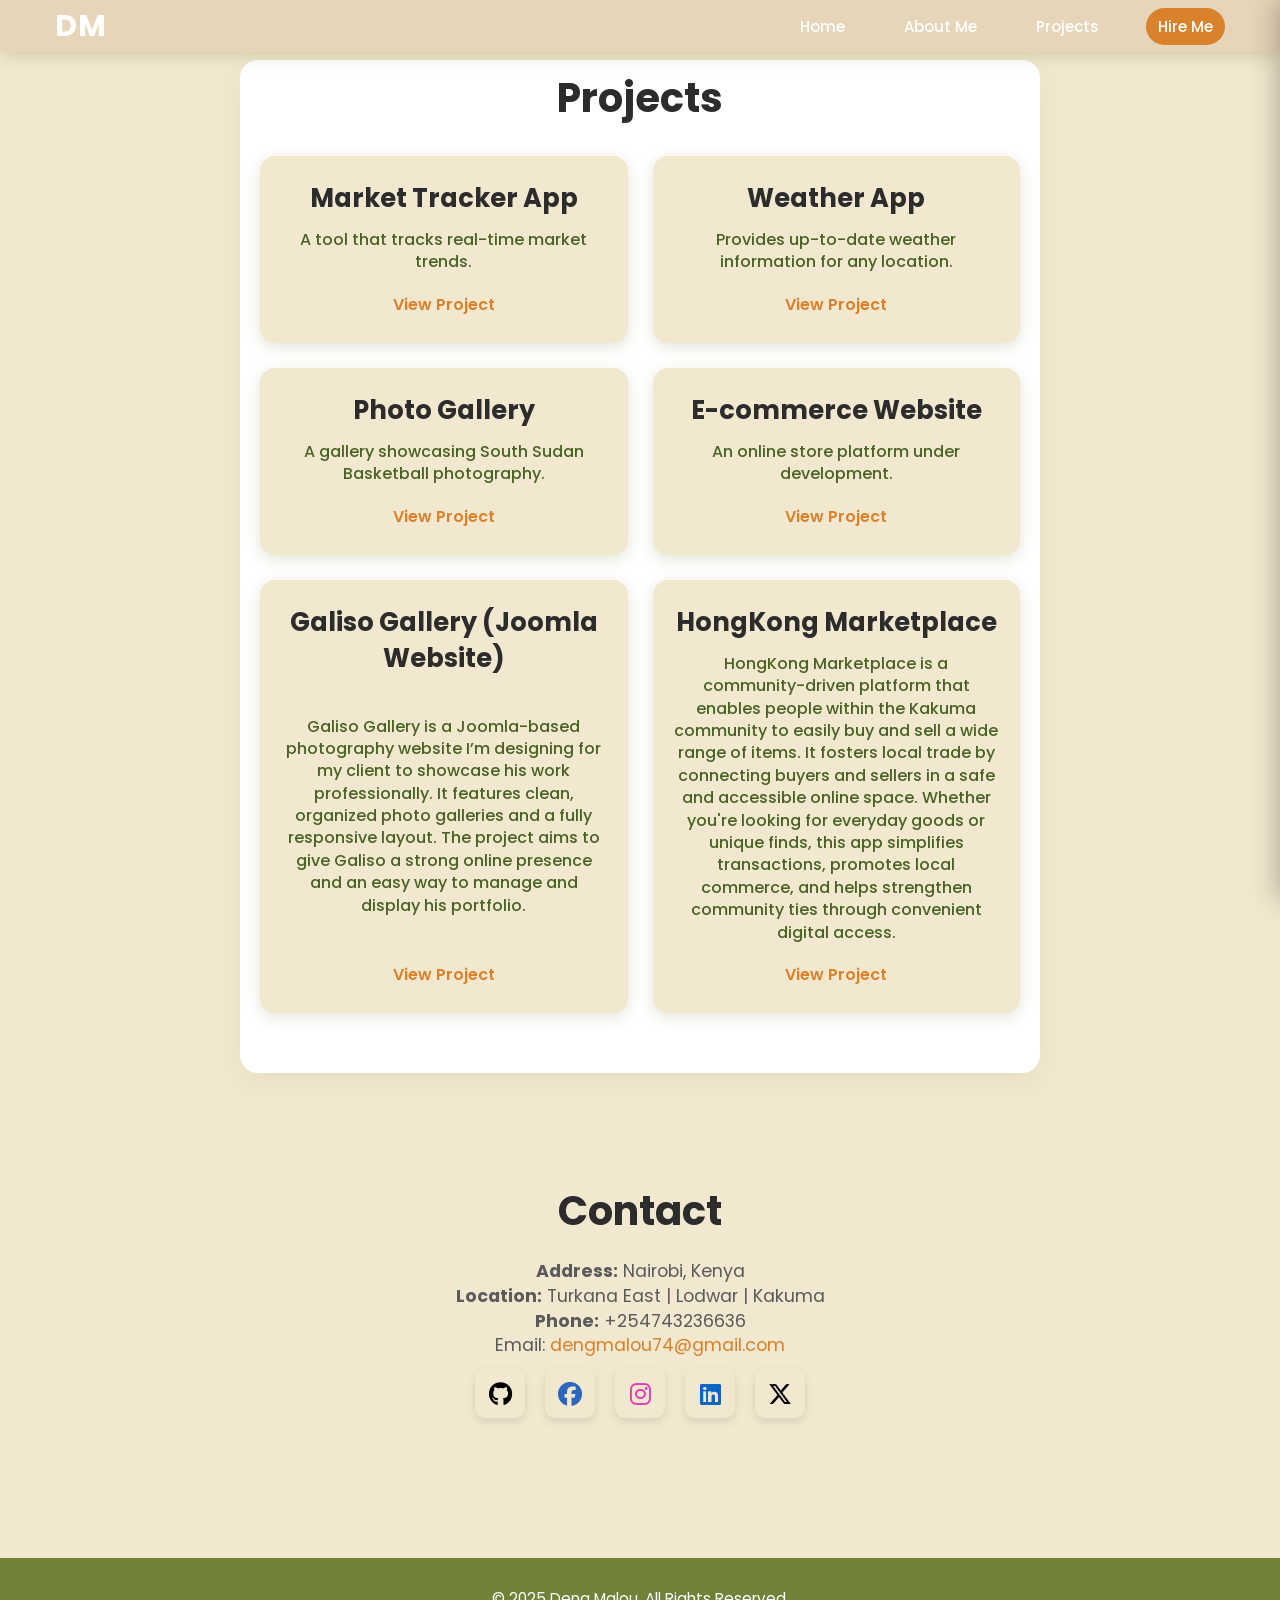
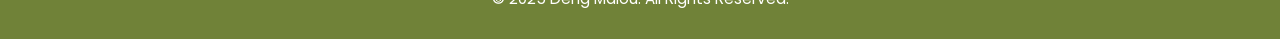
<file: project.html>
<!DOCTYPE html>
<html lang="en">
<head>
  <meta charset="UTF-8" />
  <meta name="viewport" content="width=device-width, initial-scale=1.0" />
  <title>Projects - Deng Malou</title>
  <link rel="stylesheet" href="styles.css" />
  <link
    rel="stylesheet"
    href="https://cdnjs.cloudflare.com/ajax/libs/font-awesome/6.5.0/css/all.min.css"
  />
</head>
<body>
  <header class="header">
    
    <div class="container">
      <a href="index.html" aria-label="Homepage">
        <h1 class="logo">DM</h1>
      </a>  
      <nav class="nav" aria-label="Primary navigation">
        <a href="index.html">Home</a>
        <a href="about.html">About Me</a>
        <a href="project.html" aria-current="page">Projects</a>
        <a href="hireme.html" class="btn-hire">Hire Me</a>
      </nav>

      <button class="nav-toggle" aria-label="Toggle navigation">
        <span class="hamburger"></span>
      </button>
    </div>
<!-- Mobile Menu -->
    <div class="mobile-menu" role="dialog" aria-modal="true" aria-label="Mobile menu">
         
      <div class="mobile-menu-content">
        <a href="index.html" aria-label="Homepage">
          <h1 class="logo">DM</h1>
        </a>
    
        <nav class="nav-mobile" aria-label="Mobile navigation">
          <a href="index.html">Home</a>
          <a href="about.html">About Me</a>
          <a href="project.html" aria-current="page">Projects</a>
          <a href="hireme.html" class="btn-hire">Hire Me</a>
        </nav>

      <section id="contact" class="section-1">
      <h2>Contact Me</h2>
      <p><strong>Address:</strong> Nairobi, Kenya</p>
      <p><strong>Location:</strong> Turkana East | Lodwar | Kakuma</p>
      <p><strong>Phone:</strong> +254743236636</p>
      <p>
      Email:
      <a href="mailto:dengmalou74@gmail.com">dengmalou74@gmail.com</a>
      </p>

      <div class="social-links" aria-label="Social media links">
      <a href="https://github.com/DengMalou94" target="_blank" rel="noopener noreferrer" aria-label="GitHub">
      <i class="fab fa-github" style="color: #000000;"></i>

      </a>

      <a href="https://www.facebook.com/daniel.deng.3785" target="_blank" rel="noopener noreferrer" aria-label="Facebook">
      <i class="fab fa-facebook" style="color: #2c66bd;"></i>
      </a>

      <a href="https://www.instagram.com/deng_gutbor/" target="_blank" rel="noopener noreferrer" aria-label="Instagram">
      <i class="fab fa-instagram" style="color: #e239b5;"></i>
      </a>

      <a href="https://www.linkedin.com/in/deng-malou94/" target="_blank" rel="noopener noreferrer" aria-label="LinkedIn">
      <i class="fab fa-linkedin" style="color: #0A66C2;"></i>

      </a>

      <a href="https://x.com/home" target="_blank" rel="noopener noreferrer" aria-label="X (Twitter)">
      <i class="fa-brands fa-x-twitter" style="color: #000000;"></i>

      </a>
      </div>
      </section>

        <button class="close-btn" aria-label="Close menu">&times;</button>
      </div>
    </div>
  </header>

  <main>
    <section id="projects" class="project-section-container">
      <h2>Projects</h2>
      <div class="projects-grid">
        <div class="projects-card">
          <h3>Market Tracker App</h3>
          <p>A tool that tracks real-time market trends.</p>
          <a
            href="https://dengmalou94.github.io/Kakuma-Market-Tracker-App/"
            target="_blank"
            rel="noopener noreferrer"
            >View Project</a
          >
        </div>
        <div class="projects-card">
          <h3>Weather App</h3>
          <p>Provides up-to-date weather information for any location.</p>
          <a
            href="https://dengmalou94.github.io/weather-App/"
            target="_blank"
            rel="noopener noreferrer"
            >View Project</a
          >
        </div>
        <div class="projects-card">
          <h3>Photo Gallery</h3>
          <p>A gallery showcasing South Sudan Basketball photography.</p>
          <a
            href="https://dengmalou94.github.io/SSDPhoto-Gallery-Website/"
            target="_blank"
            rel="noopener noreferrer"
            >View Project</a
          >
        </div>
        <div class="projects-card">
          <h3>E-commerce Website</h3>
          <p>An online store platform under development.</p>
          <a
            href="https://dengmalou94.github.io/DengMalou-E-commerce-Website/"
            target="_blank"
            rel="noopener noreferrer"
            >View Project</a
          >
        </div>
        <div class="projects-card">
          <h3>Galiso Gallery (Joomla Website)</h3>
          <p>Galiso Gallery is a Joomla-based photography website I’m designing for my client to showcase his work professionally. It features clean, organized photo galleries and a fully responsive layout. The project aims to give Galiso a strong online presence and an easy way to manage and display his portfolio.</p>
          <a
            href="https://dmalou.arellabs.org/galisogallery/"
            target="_blank"
            rel="noopener noreferrer"
            >View Project</a
          >
        </div>
         <div class="projects-card">
          <h3>HongKong Marketplace </h3>
          <p>HongKong Marketplace is a community-driven platform that enables people within the Kakuma community to easily buy and sell a wide range of items. It fosters local trade by connecting buyers and sellers in a safe and accessible online space. Whether you're looking for everyday goods or unique finds, this app simplifies transactions, promotes local commerce, and helps strengthen community ties through convenient digital access.</p>
          <a
            href="https://dengmalou94.github.io/HongKong-Marketplace/"
            target="_blank"
            rel="noopener noreferrer"
            >View Project</a
          >
        </div>
      </div>
    </section>
    
    <section id="contact" class="section-1">
      <h2>Contact</h2>
      <p><strong>Address:</strong> Nairobi, Kenya</p>
      <p><strong>Location:</strong> Turkana East | Lodwar | Kakuma</p>
      <p><strong>Phone:</strong> +254743236636</p>
      <p>
        Email:
        <a href="mailto:dengmalou74@gmail.com">dengmalou74@gmail.com</a>
      </p>

      <div class="social-links" aria-label="Social media links">
        <a href="https://github.com/DengMalou94" target="_blank" rel="noopener noreferrer" aria-label="GitHub">
         <i class="fab fa-github" style="color: #000000;"></i>

        </a>

        <a href="https://www.facebook.com/daniel.deng.3785" target="_blank" rel="noopener noreferrer" aria-label="Facebook">
          <i class="fab fa-facebook" style="color: #2c66bd;"></i>
        </a>

        <a href="https://www.instagram.com/deng_gutbor/" target="_blank" rel="noopener noreferrer" aria-label="Instagram">
           <i class="fab fa-instagram" style="color: #e239b5;"></i>
        </a>

        <a href="https://www.linkedin.com/in/deng-malou94/" target="_blank" rel="noopener noreferrer" aria-label="LinkedIn">
          <i class="fab fa-linkedin" style="color: #0A66C2;"></i>

        </a>
    
      <a href="https://x.com/home" target="_blank" rel="noopener noreferrer" aria-label="X (Twitter)">
        <i class="fa-brands fa-x-twitter" style="color: #000000;"></i>

      </a>
      </div>
    </section>
  </main>

  <footer class="footer">
    <p>&copy; 2025 Deng Malou. All Rights Reserved.</p>
  </footer>

  <script>
    const navToggle = document.querySelector('.nav-toggle');
    const mobileMenu = document.querySelector('.mobile-menu');
    const closeBtn = document.querySelector('.close-btn');

    function toggleMenu() {
      mobileMenu.classList.toggle('active');
    }

    navToggle.addEventListener('click', toggleMenu);
    closeBtn.addEventListener('click', toggleMenu);
  </script>
</body>
</html>
</file>
<file: styles.css>
/* MY HOMEPAGE PORTFOLIO STYLING */

/* Google Font */
@import url('https://fonts.googleapis.com/css2?family=Poppins:wght@300;400;600;700&display=swap');

* {
    margin: 0;
    padding: 0;
    box-sizing: border-box;
    font-family: "Poppins", sans-serif;
}

body {
    background: #F2E8CF; 
    color: #708238; 
    line-height: 1.4;
    
}
/* Utility container */
.container {
    max-width: 1200px;
    margin: auto;
    padding: 0 10px;
}

/* HEADER */
.header {
  width: 100%;
  position: fixed;
  top: 0;
  background: #E6D5B8; 
  z-index: 1000;
  box-shadow: 0 4px 15px rgba(112, 130, 56, 0.25);
  text-decoration: none;
}

.header .container {
    display: flex;
    justify-content: space-between; 
    align-items: center;
    max-width: 1200px;
    margin: 0 auto;      
    padding: 5px 15px;
}

/* LOGO */
.logo {
    font-size: 30px;
    font-weight: 700;
    color: #ffffff;
    letter-spacing: 1px;
    

}

/* NAVIGATION */
.nav {
    display: flex;
    gap: 35px;
}

.nav a {
    color: #ffffff;
    text-decoration: none;
    font-weight: 500;
    font-size: 15px;
    padding: 8px 12px;
    transition: 0.3s;
    
}

.nav a:hover {
    color: #D9822B;
    text-decoration: line-through;
    
}

.btn-hire {
    background-color: #D9822B;
    color: white;
    padding: 5px 10px;
    border-radius: 30px;
    font-weight: 600;
    transition: background-color 0.3s ease;
    white-space: nowrap;
    cursor: pointer;
    text-align: center;
   
}
.btn-hire:hover{
    background-color: #fcf4e7;
}

/* Hamburger button */
.nav-toggle {
    display: block;
    background: none;
    border: none;
    cursor: pointer;
    padding: 10px;
    position: relative;
    z-index: 1101; 
    margin-left: auto;
    right: 0;
    margin: 0;
    
}

.nav-toggle .hamburger,
.nav-toggle .hamburger::before,
.nav-toggle .hamburger::after {
    content: "";
    display: block;
    width: 25px;
    height: 3px;
    background-color: #ffffff; 
    border-radius: 2px;
    position: relative;
    transition: all 0.3s ease;
}

.nav-toggle .hamburger::before {
    position: absolute;
    top: -8px;
    left: 0;
}

.nav-toggle .hamburger::after {
    position: absolute;
    top: 8px;
    left: 0;
}

/* MOBILE MENU STYLING */

.mobile-menu {
    position: fixed;
    top: 0;
    right: 0;
    height: 100vh;
    width: 100%; 
    max-width: 900px;
    backdrop-filter: blur(20px);
    background: rgb(242, 232, 207);
    box-shadow: -4px 0 25px rgba(0,0,0,0.25);
    transform: translateX(100%);
    transition: transform 0.35s ease-in-out;
    z-index: 9999;
    display: flex;
    flex-direction: column;
    padding: 40px 20px 20px 20px;
}

.mobile-menu.active {
    transform: translateX(0);
}

.mobile-menu-content {
    flex: 1;
    display: flex;
    flex-direction: column;
    gap: 30px;
    align-items: center;
    justify-content: center;
}

.mobile-menu-content .logo {
    font-size: 42px;
    font-weight: 800;
    color: #708238; 
    text-align: center;
    margin-bottom: 0px;
    user-select: none;
}

/* MOBILE NAV STYLING */
.nav-mobile {
    display: flex;
    flex-direction: column;
    gap: 30px;
    align-items: center;
    
}

.nav-mobile a {
    color: #708238; 
    font-size: 20px;
    font-weight: 600;
    text-decoration: none;
    padding: 10px 5;
    border-radius: 6px;
    transition: color 0.3s ease;
    align-items: center;
}

.nav-mobile a:hover {
    color: #D9822B; 
}

.nav-mobile .btn-hire {
    background-color: #D9822B;
    color: white;
    padding: 5px 15px;
    border-radius: 20px;
    text-align: center;
    font-weight: 600;
    margin-top: auto;
   
}

.nav-mobile .btn-hire:hover {
    background-color: #ffffff;
}

/* MOBILE CLOSE BUTTON STYLING */
.close-btn {
    position: absolute;
    top: 12px;
    right: 18px;
    font-size: 36px;
    color: #708238; 
    cursor: pointer;
    user-select: none;
    background: none;
    border: none;
}
.hero {
    min-height: 80vh;
    display: flex;
    justify-content: center;
    align-items: center;
    background-color: #ffffff;
    padding: 40px 0;
}

.hero-content {
    display: flex;
    max-width: 1200px;
    width: 100%;
    gap: 200px;
    flex-direction: row;
    align-items: center;
    text-align: left;
     
}
.hero-image {
    flex: 1;
    display: flex;
    justify-content: flex-end;
}

.hero-image img {
    max-width: 80%;
    border-radius: 50%;
    height: auto;
    
}

.intro-text {
    flex: 1;
    display: flex;
    flex-direction: column;
    text-align: left;
}

.intro-text h1 {
    font-size: 3rem;
    margin-bottom: 0.5rem;
}

.intro-text p {
    font-size: 1.2rem;
    margin-bottom: 1.5rem;
}
.overview-btn {
    background-color: #D9822B;
    color: white;
    padding: 5px 10px;
    border-radius: 30px;
    font-weight: 600;
    transition: background-color 0.3s ease;
    cursor: pointer;
    display: inline-block;
    margin-top: 20px;
    max-width: fit-content;
    text-decoration: none;
}
.btn-hire:hover,
.overview-btn:hover {
    background-color: #f3e3d333;
    
}

/* OVERVIEW SECTION STYLING */
.overview {
    background: #F2E8CF;
    padding: 60px 20px 80px;
    color: #2C2C2C;
    text-align: center;
}

.overview h2 {
    font-size: 2.8rem;
    margin-bottom: 20px;
    font-weight: 700;
}

.overview-text {
    max-width: 700px;
    margin: 0 auto 40px;
    font-size: 1.2rem;
    color: #5B5B5B;
    line-height: 1.5;
}

.overview-cards {
    display: flex;
    justify-content: center;
    gap: 30px;
    flex-wrap: wrap;
}
.card {
    background: #ffffff;
    padding: 35px 25px;
    border-radius: 18px;
    box-shadow: 0 10px 25px rgba(112, 130, 56, 0.08); 
    transition: transform 0.4s ease, box-shadow 0.4s ease;
    border: 1px solid #e0d7c2;
    flex: 1 1 250px;
    max-width: 320px;
    color: #486324; 
    text-align: center;
}

.card:hover {
    transform: translateY(-10px) scale(1.02);
    box-shadow: 0 15px 35px rgba(217, 130, 43, 0.15); 
}

.card h3 {
    font-size: 1.4rem;
    margin-bottom: 12px;
    font-weight: 600;
}

.card p {
    font-size: 1rem;
    color: #5B5B5B;
}

/* CONTACT SECTION STYLING */
    .section-1 {
        background: #F2E8CF;
        padding: 50px 20px 60px;
        max-width: 850px;
        margin: 40px auto 0 auto;
        color: #5B5B5B;
        font-size: 1.1rem;
        text-align: center;
    }
    .section-1 h2 {
      font-size: 2.5rem;
      margin-bottom: 20px;
      color: #2C2C2C;
      font-weight: 700;
    }
    .section-1 a {
      color: #D9822B;
      text-decoration: none;
    }
    .section-1 a:hover {
      text-decoration: underline;
    }

/* SOCIAL LINK STYLING */

.social-links {
  margin-top: 10px;
  display: flex;
  gap: 20px;
  justify-content: center;
  text-align: center;
  
}

.social-links a {
  color: #D9822B;
  font-size: 1.5rem;
  transition: color 0.3s ease, box-shadow 0.3s ease;
  box-shadow: 0 4px 8px rgba(0, 0, 0, 0.1); 
  padding: 10px;  
  border-radius: 20%; 
  display: inline-block; 
  width: 50px;
  height: 50px;
}

.social-links a:hover {
  
  transform: translateY(-3px);
  box-shadow: 0 4px 8px rgb(255, 224, 166); 
}

/* FOOTER STYLING*/

.footer {
    background: #708238; 
    color: #ffffff;
    padding: 30px 20px;
    text-align: center;
    margin-top: 80px;
    font-size: 0.95rem;
}

/*ABOUT SECION STYLING*/

.section-container {
    max-width: 1200px;
    margin: 20px auto;
    padding: 10px;
    }

.section-container h2 {
    color: #708238;
    font-size: 2.2rem;
    margin-bottom: 20px;
    }
.about-container {
  display: flex;
  gap: 40px;
  align-items: center;  
  margin: 40px 10px;
  flex-wrap: wrap;
}

.hero-image {
  flex: 0 0 25%; 
  display: flex;
  justify-content: center;
  align-items: center;
}

.hero-image img {
  max-width: 100%;
  height: auto;
  border-radius: 50%;
  object-fit: cover;
 
}

.about-text-container {
  flex: 1 1 70%; 
  min-width: 600px;
  
}

.about-text-container h2 {
  margin-bottom: 20px;

}

.about-text {
  line-height: 1.6;
  font-size: 1rem;
  color: #333;
}

 /* TWO COLUMNS SECTION */

.two-columns {
    display: grid;
    grid-template-columns: repeat(2, 1fr);
    gap: 30px;
    margin-top: 30px;
    max-width: 900px;
    justify-content: center;
    margin-left: auto;   
    margin-right: auto; 
}

.column-box {
    background: #ffffff;
    padding: 20px;
    border-radius: 10px;
    border-left: 5px solid #708238;
    box-shadow: 0 2px 5px rgba(0,0,0,0.1);
}

.column-box h3 {
    color: #708238;
    margin-bottom: 10px;
    font-size: 1.3rem;
}

/* PROJECTS PAGE STYLING */
 
.project-section-container {

  background: #ffffff;
  padding: 35px 25px;
  border-radius: 18px;
  box-shadow: 0 10px 25px rgba(112, 130, 56, 0.08);
  color: #486324;
  max-width: 800px;
  margin: 60px auto;
  padding: 10px 20px 60px;
  text-align: center;
}
.project-section-container h2 {
  color: #2C2C2C;
  font-weight: 700;
  font-size: 2.5rem;
  margin-bottom: 30px;
}

.projects-grid {
  display: grid;
  grid-template-columns: repeat(auto-fit, minmax(260px, 1fr));
  gap: 25px;  
}
.projects-card {
  background: #F2E8CF;
  border-radius: 15px;
  padding: 25px 20px;
  box-shadow: 0 4px 15px rgba(112, 130, 56, 0.2);
  color: #486324;
  display: flex;
  flex-direction: column;
  justify-content: space-between;
  transition: transform 0.3s ease;
}
.projects-card:hover {
  transform: translateY(-8px);
  box-shadow: 0 8px 30px rgba(217, 130, 43, 0.4);
}
.projects-card h3 {
  font-size: 1.6rem;
  margin-bottom: 12px;
  font-weight: 700;
  color: #2C2C2C;
}
.projects-card p {
  font-size: 1rem;
  margin-bottom: 20px;
  line-height: 1.4;
  font-weight: 500;
}
.projects-card a {
  color: #D9822B;
  font-weight: 600;
  text-decoration: none;
  align-self: center;
  border-bottom: 2px solid transparent;
  transition: border-color 0.3s ease;
}
.projects-card a:hover {
  border-color: #B56720;
}
/* HIRE PAGE STYLING*/

.hire-container-section{
  margin: 0;
  font-family: Arial, sans-serif;
  background: #F2E8CF; 
  color: #2C2C2C; 
  display: flex;
  justify-content: center;
  align-items: flex-start;
  min-height: 100vh;
  padding: 40px 20px;
}

.hire-container {
  background: #ffffff; 
  max-width: 600px;
  width: 100%;
  padding: 30px 30px 40px;
  border-radius: 8px;
  box-shadow: 0 4px 8px rgba(0,0,0,0.1);
}
.hire-container h1 {
  color: #708238; 
  margin-bottom: 20px;
  text-align: left;
}
.hire-container h2 {
  color: #708238;
  margin-top: 30px;
  margin-bottom: 15px;
  padding-bottom: 4px;
  text-align: left;
}
.hire-container-section p {
  font-size: 1rem;
  margin-bottom: 25px;
}
ul {
  list-style-type: disc;
  padding-left: 20px;
  margin-bottom: 25px;
}
ul li {
  margin-bottom: 10px;
  line-height: 1.4;
}
ul li strong {
  color: #556b1c; 
}
a {
  color: #556b1c;
  text-decoration: none;
}
a:hover{
  color:#D9822B;
}
form {
  display: flex;
  flex-direction: column;
  gap: 15px;
  margin-top: 30px;
}
input, textarea {
  padding: 10px 12px;
  border: 1.5px solid #708238;
  border-radius: 5px;
  font-size: 1rem;
  resize: vertical;
}
input:focus, textarea:focus {
  outline: none;
  border-color: #556b1c;
  background-color: #f7f9e8;
}
button {
  background: #D9822B;
  color: #ffffff;
  border: none;
  padding: 12px;
  font-size: 1.1rem;
  border-radius: 12px;
  cursor: pointer;
  font-weight: bold;
  transition: background-color 0.3s ease;
  max-width: fit-content;
  display: block; 
  margin: 0 auto; 
}
button:hover {
  background: #556b1c;
}


/*
   MY PORTFOLIO GLOBAL RESPONSIVE 
*/

@media (min-width: 769px) {
    .nav-toggle { display: none; }
}


@media (max-width: 900px) {
    .nav { display: none; }
    .nav-toggle { display: block; }
}

/*
   HOME PAGE MOBILE (768px)
*/
@media (max-width: 768px) {

    body { padding-top: 70px; }

    .header { padding: 10px 0; }

    .hero-content {
        flex-direction: column;
        align-items: center;
        text-align: center;
        gap: 20px;
    }

    .intro-text h1, 
    .intro-text p {
        width: 100%;
        text-align: center;
        padding-inline: 10px;
    }

    .btn-hire, .overview-btn {
        margin-left: auto;
        margin-right: auto;
    }

    .hero-image {
        width: 100%;
        justify-content: center;
        margin-top: 20px;
    }
}

/*
   HOME + TABLET RESPONSIVE (≤ 1024px)
*/
@media (max-width:1024px) {

    
    .hero-content {
        flex-direction: column;
        gap: 20px;
        text-align: center;
        align-items: center;
    }

    .intro-text p,h1 { text-align: center; }

    .btn-hire, .overview-btn {
        margin-left: auto;
        margin-right: auto;
    }
}


.hero-image img {
    width: 100%;
    max-width: 500px;
    display: block;
    margin-inline: auto;
}


/*
  ABOUT PAGE RESPONSIVE (≤ 768px)
*/
@media (max-width: 768px) {

    .about-container {
        flex-direction: column;
        gap: 20px;
    }

    .about-text-container {
        width: 100%;
        min-width: auto;
        text-align: center;
    }
}


@media (max-width: 850px) {
    nav { display: none; }
    .nav-toggle { display: flex; }

    .two-columns { grid-template-columns: 1fr; }
}


/*
   PROJECTS PAGE RESPONSIVE
*/
@media (max-width: 768px) {

    .projects-hero .hero-text h1 {
        font-size: 2.4rem;
    }

    .hero-text p {
        max-width: 100%;
        font-size: 1.1rem;
    }

    .nav-mobile a { font-size: 18px; }

    .project-card { padding: 20px 15px; }
}


/*
   HIRE ME PAGE RESPONSIVE
*/
@media (max-width: 650px) {

    body { padding: 30px 0; }

    .hire-container {
        padding: 25px 20px 35px;
    }
}


/*
   MOBILE LANDSCAPE ROTATION 
*/
@media screen and (max-width: 1024px) and (orientation: landscape) {
    
    .hero {
        display: flex;
        flex-direction: row;
        justify-content: space-between;
        align-items: center;
        gap: 30px;
        padding: 60px;
        min-height: 100vh;
    }
    .hero h1{
      text-align: center;
    }

    .hero-content {
       
        text-align: center;
    }

    .hero-image {
     
        display: flex;
        justify-content: center;
        align-items: flex-start;
    }

    .hero-image img {
        width: 60%;
        max-width: 380px;
        object-fit: contain;
    }

    nav ul {
        display: flex;
        flex-direction: column;
        gap: 10px;
    }
}
</file>
